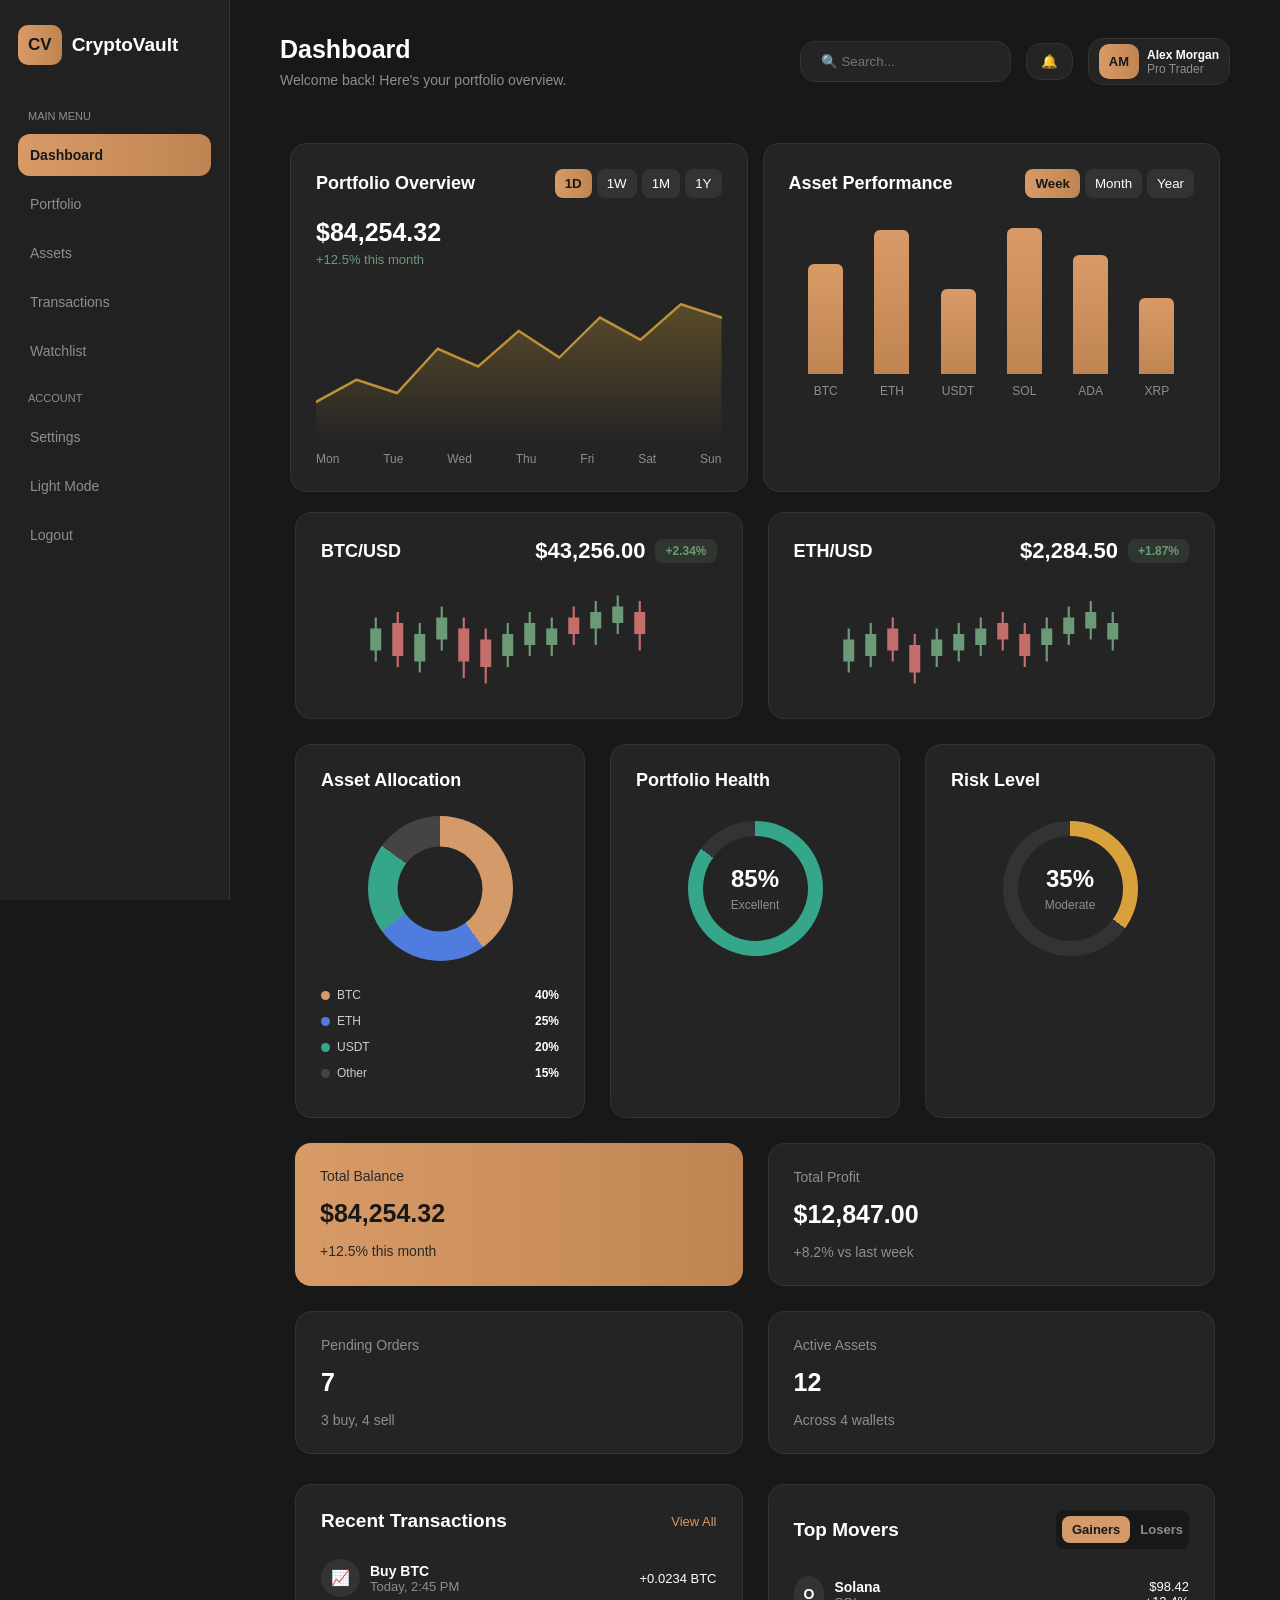
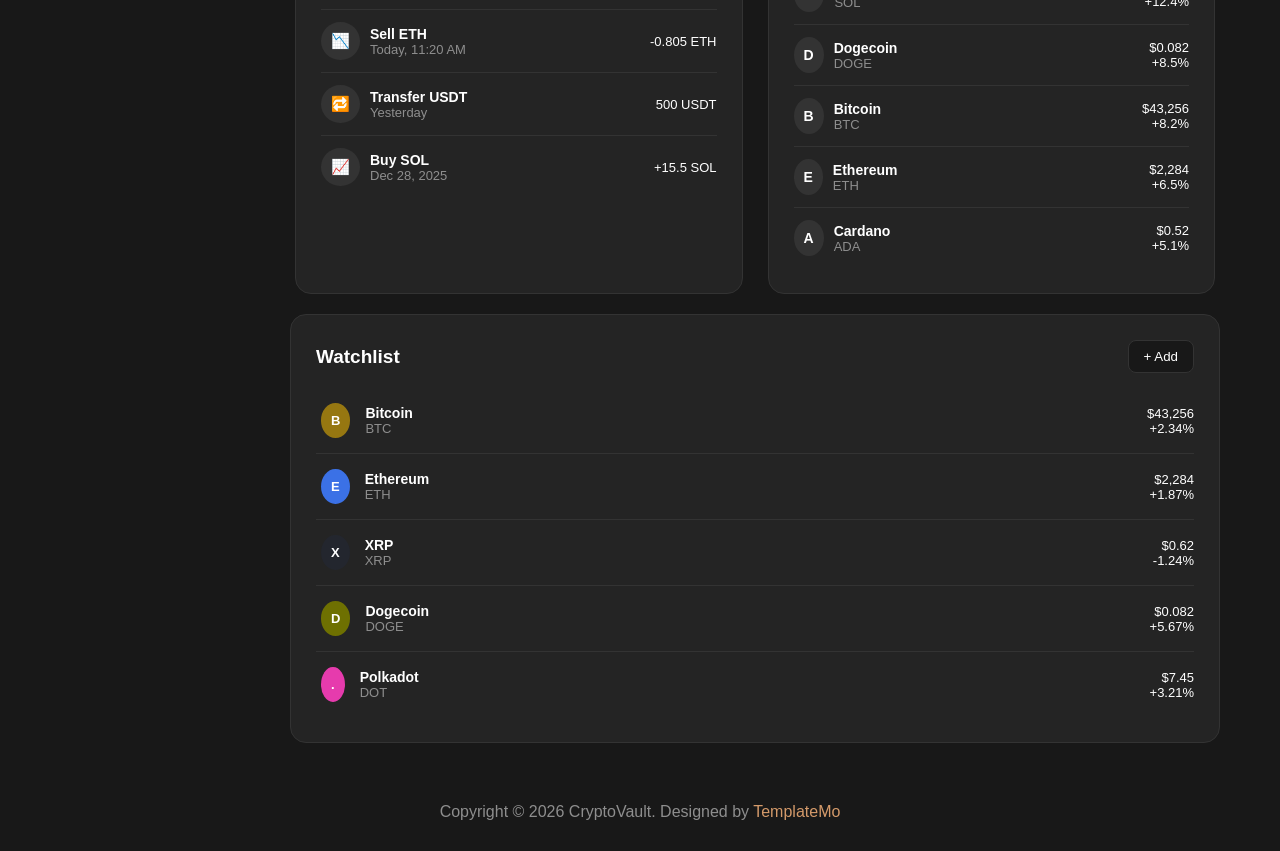
<file: index.html>
<!DOCTYPE html>
<html lang="en">
<head>
<meta charset="UTF-8">
<meta name="viewport" content="width=device-width, initial-scale=1.0">
<title>CryptoVault Dashboard</title>
<link rel="stylesheet" href="style.css">
<link rel="stylesheet" href="responsive.css">
</head>
<body>
<div class="container">
<input type="checkbox" id="theme-toggle">
<aside class="sidebar">
<div class="logo">
<h1>CV</h1>
<h2>CryptoVault</h2>
</div>
<p class="menu-title">MAIN MENU</p>
<a href="#head" class="active">Dashboard</a>
<a href="">Portfolio</a>
<a href="">Assets</a>
<a href="">Transactions</a>
<a href="">Watchlist</a>
<p class="menu-title">ACCOUNT</p>
<a href="setting.html">Settings</a>
<label for="theme-toggle" class="theme-label">Light Mode</label>
<a href="login.html">Logout</a>
</aside>
<main class="main-content">
<header class="header" id="head">
<div class="dash">
<h1>Dashboard</h1>
<p>Welcome back! Here's your portfolio overview.</p>
</div>
<div class="part">
<input class="search" type="text" placeholder="🔍 Search...">
<input class="notification" value="🔔" type="button">
<div class="alex">
<h1>AM</h1>
<p><b>Alex Morgan</b><br>Pro Trader</p>
</div>
</div>
</header>
<div class="plateform">
<div class="one">
<div class="Portfolio">
<div class="chart-head">
<h1>Portfolio Overview</h1>
<div class="time">
<button class="first">1D</button>
<button>1W</button>
<button>1M</button>
<button>1Y</button>
</div>
</div>
<div class="chart-info">
<h2>$84,254.32</h2>
<p>+12.5% this month</p>
</div>
<div class="line-chart">
<svg viewBox="0 0 600 180" preserveAspectRatio="none">
<defs>
<linearGradient id="area" x1="0" y1="0" x2="0" y2="1">
<stop offset="0%" stop-color="#bd9135" stop-opacity=".35"/>
<stop offset="100%" stop-color="#bd9135" stop-opacity="0"/>
</linearGradient>
</defs>
<path d="M0 135 L60 110 L120 125 L180 75 L240 95 L300 55 L360 85 L420 40 L480 65 L540 25 L600 40 L600 180 L0 180 Z" fill="url(#area)"/>
<polyline points="0,135 60,110 120,125 180,75 240,95 300,55 360,85 420,40 480,65 540,25 600,40" fill="none" stroke="#bd9135" stroke-width="3" stroke-linecap="round" stroke-linejoin="round"/>
</svg>
</div>
<div class="days">
<span>Mon</span>
<span>Tue</span>
<span>Wed</span>
<span>Thu</span>
<span>Fri</span>
<span>Sat</span>
<span>Sun</span>
</div>
</div>
<div class="Asset">
<div class="chart-head">
<h1>Asset Performance</h1>
<div class="time">
<button class="first">Week</button>
<button>Month</button>
<button>Year</button>
</div>
</div>
<div class="performance">
<div class="bar-item">
<div class="bar" style="height: 65%;"></div>
<span>BTC</span>
</div>
<div class="bar-item">
<div class="bar" style="height: 85%;"></div>
<span>ETH</span>
</div>
<div class="bar-item">
<div class="bar" style="height: 50%;"></div>
<span>USDT</span>
</div>
<div class="bar-item">
<div class="bar" style="height: 95%;"></div>
<span>SOL</span>
</div>
<div class="bar-item">
<div class="bar" style="height: 70%;"></div>
<span>ADA</span>
</div>
<div class="bar-item">
<div class="bar" style="height: 45%;"></div>
<span>XRP</span>
</div>
</div>
</div>
</div>
<div class="two">
<div class="first crypto-card">
<div class="card-header">
<h1>BTC/USD</h1>
<div class="salary">
<b>$43,256.00</b>
<span>+2.34%</span>
</div>
</div>
<div class="candlestick-chart">
<svg viewBox="0 0 300 100" width="100%" height="110">
<polygon points="19,35 21,35 21,45 25,45 25,65 21,65 21,75 19,75 19,65 15,65 15,45 19,45" fill="#6c9a76"/>
<polygon points="59,40 61,40 61,50 65,50 65,75 61,75 61,85 59,85 59,75 55,75 55,50 59,50" fill="#6c9a76"/>
<polygon points="79,25 81,25 81,35 85,35 85,55 81,55 81,65 79,65 79,55 75,55 75,35 79,35" fill="#6c9a76"/>
<polygon points="139,40 141,40 141,50 145,50 145,70 141,70 141,80 139,80 139,70 135,70 135,50 139,50" fill="#6c9a76"/>
<polygon points="159,30 161,30 161,40 165,40 165,60 161,60 161,70 159,70 159,60 155,60 155,40 159,40" fill="#6c9a76"/>
<polygon points="179,35 181,35 181,45 185,45 185,60 181,60 181,70 179,70 179,60 175,60 175,45 179,45" fill="#6c9a76"/>
<polygon points="219,20 221,20 221,30 225,30 225,45 221,45 221,60 219,60 219,45 215,45 215,30 219,30" fill="#6c9a76"/>
<polygon points="239,15 241,15 241,25 245,25 245,40 241,40 241,50 239,50 239,40 235,40 235,25 239,25" fill="#6c9a76"/>
<polygon points="39,30 41,30 41,40 45,40 45,70 41,70 41,80 39,80 39,70 35,70 35,40 39,40" fill="#c46d6d"/>
<polygon points="99,35 101,35 101,45 105,45 105,75 101,75 101,90 99,90 99,75 95,75 95,45 99,45" fill="#c46d6d"/>
<polygon points="119,45 121,45 121,55 125,55 125,80 121,80 121,95 119,95 119,80 115,80 115,55 119,55" fill="#c46d6d"/>
<polygon points="199,25 201,25 201,35 205,35 205,50 201,50 201,60 199,60 199,50 195,50 195,35 199,35" fill="#c46d6d"/>
<polygon points="259,20 261,20 261,30 265,30 265,50 261,50 261,65 259,65 259,50 255,50 255,30 259,30" fill="#c46d6d"/>
</svg>
</div>
</div>
<div class="second crypto-card">
<div class="card-header">
<h1>ETH/USD</h1>
<div class="salary">
<b>$2,284.50</b>
<span>+1.87%</span>
</div>
</div>
<div class="candlestick-chart">
<svg viewBox="0 0 300 100" width="100%" height="110">
<polygon points="19,45 21,45 21,55 25,55 25,75 21,75 21,85 19,85 19,75 15,75 15,55 19,55" fill="#6c9a76"/>
<polygon points="39,40 41,40 41,50 45,50 45,70 41,70 41,80 39,80 39,70 35,70 35,50 39,50" fill="#6c9a76"/>
<polygon points="99,45 101,45 101,55 105,55 105,70 101,70 101,80 99,80 99,70 95,70 95,55 99,55" fill="#6c9a76"/>
<polygon points="119,40 121,40 121,50 125,50 125,65 121,65 121,75 119,75 119,65 115,65 115,50 119,50" fill="#6c9a76"/>
<polygon points="139,35 141,35 141,45 145,45 145,60 141,60 141,70 139,70 139,60 135,60 135,45 139,45" fill="#6c9a76"/>
<polygon points="199,35 201,35 201,45 205,45 205,60 201,60 201,75 199,75 199,60 195,60 195,45 199,45" fill="#6c9a76"/>
<polygon points="219,25 221,25 221,35 225,35 225,50 221,50 221,60 219,60 219,50 215,50 215,35 219,35" fill="#6c9a76"/>
<polygon points="239,20 241,20 241,30 245,30 245,45 241,45 241,55 239,55 239,45 235,45 235,30 239,30" fill="#6c9a76"/>
<polygon points="259,30 261,30 261,40 265,40 265,55 261,55 261,65 259,65 259,55 255,55 255,40 259,40" fill="#6c9a76"/>
<polygon points="59,35 61,35 61,45 65,45 65,65 61,65 61,75 59,75 59,65 55,65 55,45 59,45" fill="#c46d6d"/>
<polygon points="79,50 81,50 81,60 85,60 85,85 81,85 81,95 79,95 79,85 75,85 75,60 79,60" fill="#c46d6d"/>
<polygon points="159,30 161,30 161,40 165,40 165,55 161,55 161,65 159,65 159,55 155,55 155,40 159,40" fill="#c46d6d"/>
<polygon points="179,40 181,40 181,50 185,50 185,70 181,70 181,80 179,80 179,70 175,70 175,50 179,50" fill="#c46d6d"/>
</svg>
</div>
</div>
</div>
<div class="three">
<div class="first allocation">
<h1>Asset Allocation</h1>
<div class="allocation-content">
<div class="donut"></div>
<div class="legend">
<p><span class="btc"></span> BTC <b>40%</b></p>
<p><span class="eth"></span> ETH <b>25%</b></p>
<p><span class="usdt"></span> USDT <b>20%</b></p>
<p><span class="other"></span> Other <b>15%</b></p>
</div>
</div>
</div>
<div class="second health">
<h1>Portfolio Health</h1>
<div class="progress-circle health-circle">
<div class="circle-text">
<b>85%</b>
<p>Excellent</p>
</div>
</div>
</div>
<div class="third risk">
<h1>Risk Level</h1>
<div class="progress-circle risk-circle">
<div class="circle-text">
<b>35%</b>
<p>Moderate</p>
</div>
</div>
</div>
</div>
<div class="four">
<div class="first">
<p>Total Balance</p>
<h1>$84,254.32</h1>
<p>+12.5% this month</p>
</div>
<div class="second">
<p>Total Profit</p>
<h1>$12,847.00</h1>
<p>+8.2% vs last week</p>
</div>
<div class="third">
<p>Pending Orders</p>
<h1>7</h1>
<p>3 buy, 4 sell</p>
</div>
<div class="fourth">
<p>Active Assets</p>
<h1>12</h1>
<p>Across 4 wallets</p>
</div>
</div>
<div class="five">
<div class="Recent">
<div class="recent-head">
<h1>Recent Transactions</h1>
<a href="#head">View All</a>
</div>
<div class="last">
<div class="BTC">
<h1>📈</h1>
<p><b>Buy BTC</b><br>Today, 2:45 PM</p>
<div class="price">+0.0234 BTC</div>
</div>
<hr>
<div class="ETH">
<h1>📉</h1>
<p><b>Sell ETH</b><br>Today, 11:20 AM</p>
<div class="price">-0.805 ETH</div>
</div>
<hr>
<div class="USDT">
<h1>🔁</h1>
<p><b>Transfer USDT</b><br>Yesterday</p>
<div class="price">500 USDT</div>
</div>
<hr>
<div class="SOL">
<h1>📈</h1>
<p><b>Buy SOL</b><br>Dec 28, 2025</p>
<div class="price">+15.5 SOL</div>
</div>
</div>
</div>
<div class="Movers">
<div class="movers-head">
<h1>Top Movers</h1>
<p>
<span>Gainers</span>
<b>Losers</b>
</p>
</div>
<div class="end">
<ol>
<li class="SOL">
<h1>O</h1>
<p><b>Solana</b><br>SOL</p>
<div class="price">$98.42<br>+12.4%</div>
</li>
<hr>
<li class="DOGE">
<h1>D</h1>
<p><b>Dogecoin</b><br>DOGE</p>
<div class="price">$0.082<br>+8.5%</div>
</li>
<hr>
<li class="BTC">
<h1>B</h1>
<p><b>Bitcoin</b><br>BTC</p>
<div class="price">$43,256<br>+8.2%</div>
</li>
<hr>
<li class="ETH">
<h1>E</h1>
<p><b>Ethereum</b><br>ETH</p>
<div class="price">$2,284<br>+6.5%</div>
</li>
<hr>
<li class="ADA">
<h1>A</h1>
<p><b>Cardano</b><br>ADA</p>
<div class="price">$0.52<br>+5.1%</div>
</li>
</ol>
</div>
</div>
<div class="Watchlist">
<div class="watch">
<h1>Watchlist</h1>
<input class="add" value="+ Add" type="button">
</div>
<div class="final">
<div class="BTC">
<h1>B</h1>
<p><b>Bitcoin</b><br>BTC</p>
<div class="price">$43,256<br>+2.34%</div>
</div>
<hr>
<div class="ETH">
<h1>E</h1>
<p><b>Ethereum</b><br>ETH</p>
<div class="price">$2,284<br>+1.87%</div>
</div>
<hr>
<div class="XRP">
<h1>X</h1>
<p><b>XRP</b><br>XRP</p>
<div class="price">$0.62<br>-1.24%</div>
</div>
<hr>
<div class="DOGE">
<h1>D</h1>
<p><b>Dogecoin</b><br>DOGE</p>
<div class="price">$0.082<br>+5.67%</div>
</div>
<hr>
<div class="DOT">
<h1>.</h1>
<p><b>Polkadot</b><br>DOT</p>
<div class="price">$7.45<br>+3.21%</div>
</div>
</div>
</div>
</div>
</div>
</main>
</div>
<footer>
Copyright &copy; 2026 CryptoVault. Designed by
<a href="https://templatemo.com/">TemplateMo</a>
</footer>
</body>
</html>
</file>
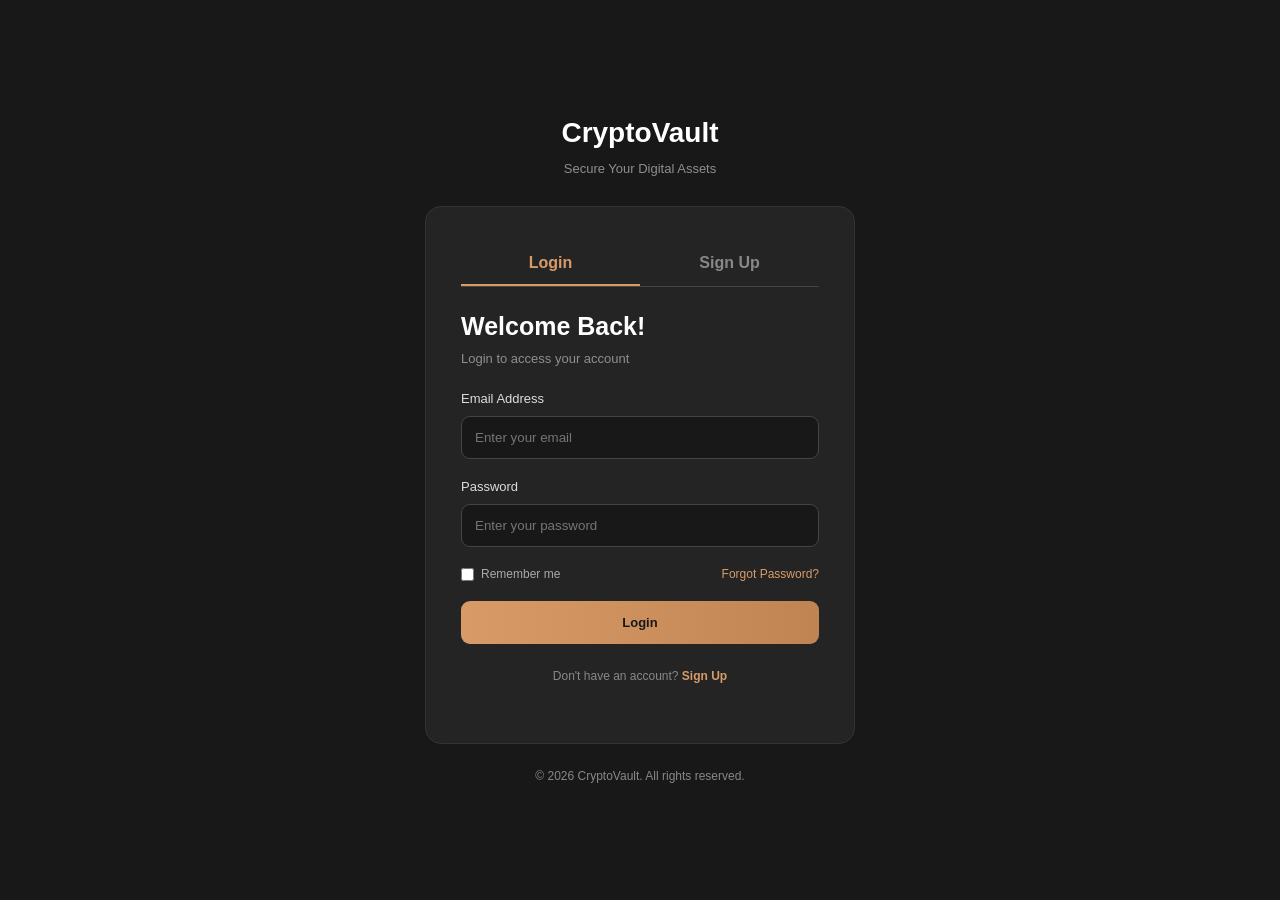
<file: login.html>
<!DOCTYPE html>
<html lang="en">
<head>
<meta charset="UTF-8">
<meta name="viewport" content="width=device-width, initial-scale=1.0">
<title>CryptoVault - Login</title>
<link rel="stylesheet" href="style.css">
<link rel="stylesheet" href="responsive.css">
</head>
<body class="login-page">
<div class="login-container">
<div class="login-logo">
<h1>CryptoVault</h1>
<p>Secure Your Digital Assets</p>
</div>
<div class="login-card">
<input type="radio" name="account" id="login-tab" checked>
<input type="radio" name="account" id="signup-tab">
<div class="login-tabs">
<label for="login-tab">Login</label>
<label for="signup-tab">Sign Up</label>
</div>
<div class="login-form login-content">
<h2>Welcome Back!</h2>
<p>Login to access your account</p>
<form action="index.html" method="get">
<div class="form-group">
<label for="login-email">Email Address</label>
<input type="email" id="login-email" placeholder="Enter your email" required>
</div>
<div class="form-group">
<label for="login-password">Password</label>
<input type="password" id="login-password" placeholder="Enter your password" required>
</div>
<div class="login-options">
<label><input type="checkbox"> Remember me</label>
<a href="#">Forgot Password?</a>
</div>
<button type="submit" class="primary-btn">Login</button>
</form>
<p class="signup-text">Don't have an account? <label for="signup-tab">Sign Up</label></p>
</div>
<div class="login-form signup-content">
<h2>Create Account</h2>
<p>Join CryptoVault today</p>
<form action="index.html" method="get">
<div class="form-group">
<label for="signup-name">Full Name</label>
<input type="text" id="signup-name" placeholder="Enter your full name" required>
</div>
<div class="form-group">
<label for="signup-email">Email Address</label>
<input type="email" id="signup-email" placeholder="Enter your email" required>
</div>
<div class="form-group">
<label for="signup-password">Password</label>
<input type="password" id="signup-password" placeholder="Create a password" required>
</div>
<div class="form-group">
<label for="confirm-password">Confirm Password</label>
<input type="password" id="confirm-password" placeholder="Confirm your password" required>
</div>
<button type="submit" class="primary-btn">Create Account</button>
</form>
<p class="signup-text">Already have an account? <label for="login-tab">Login</label></p>
</div>
</div>
<p class="login-footer">© 2026 CryptoVault. All rights reserved.</p>
</div>
</body>
</html>
</file>
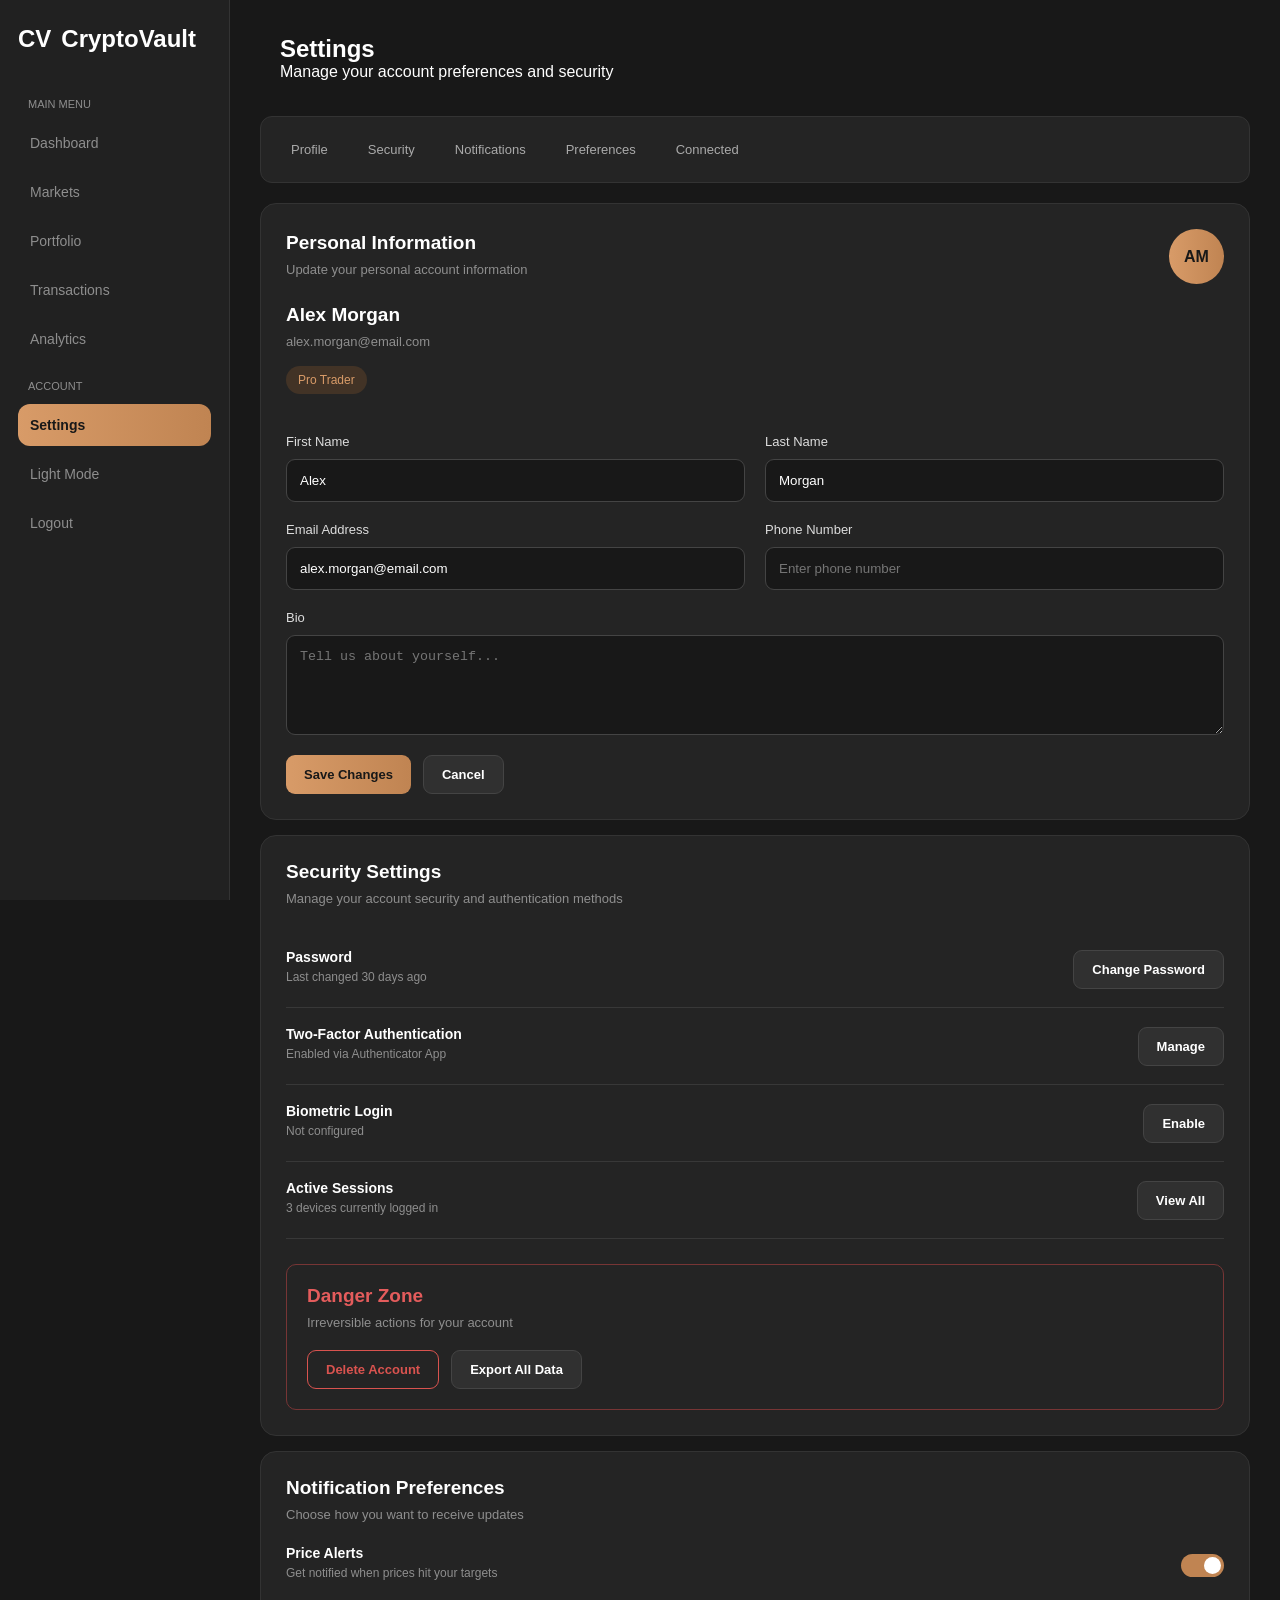
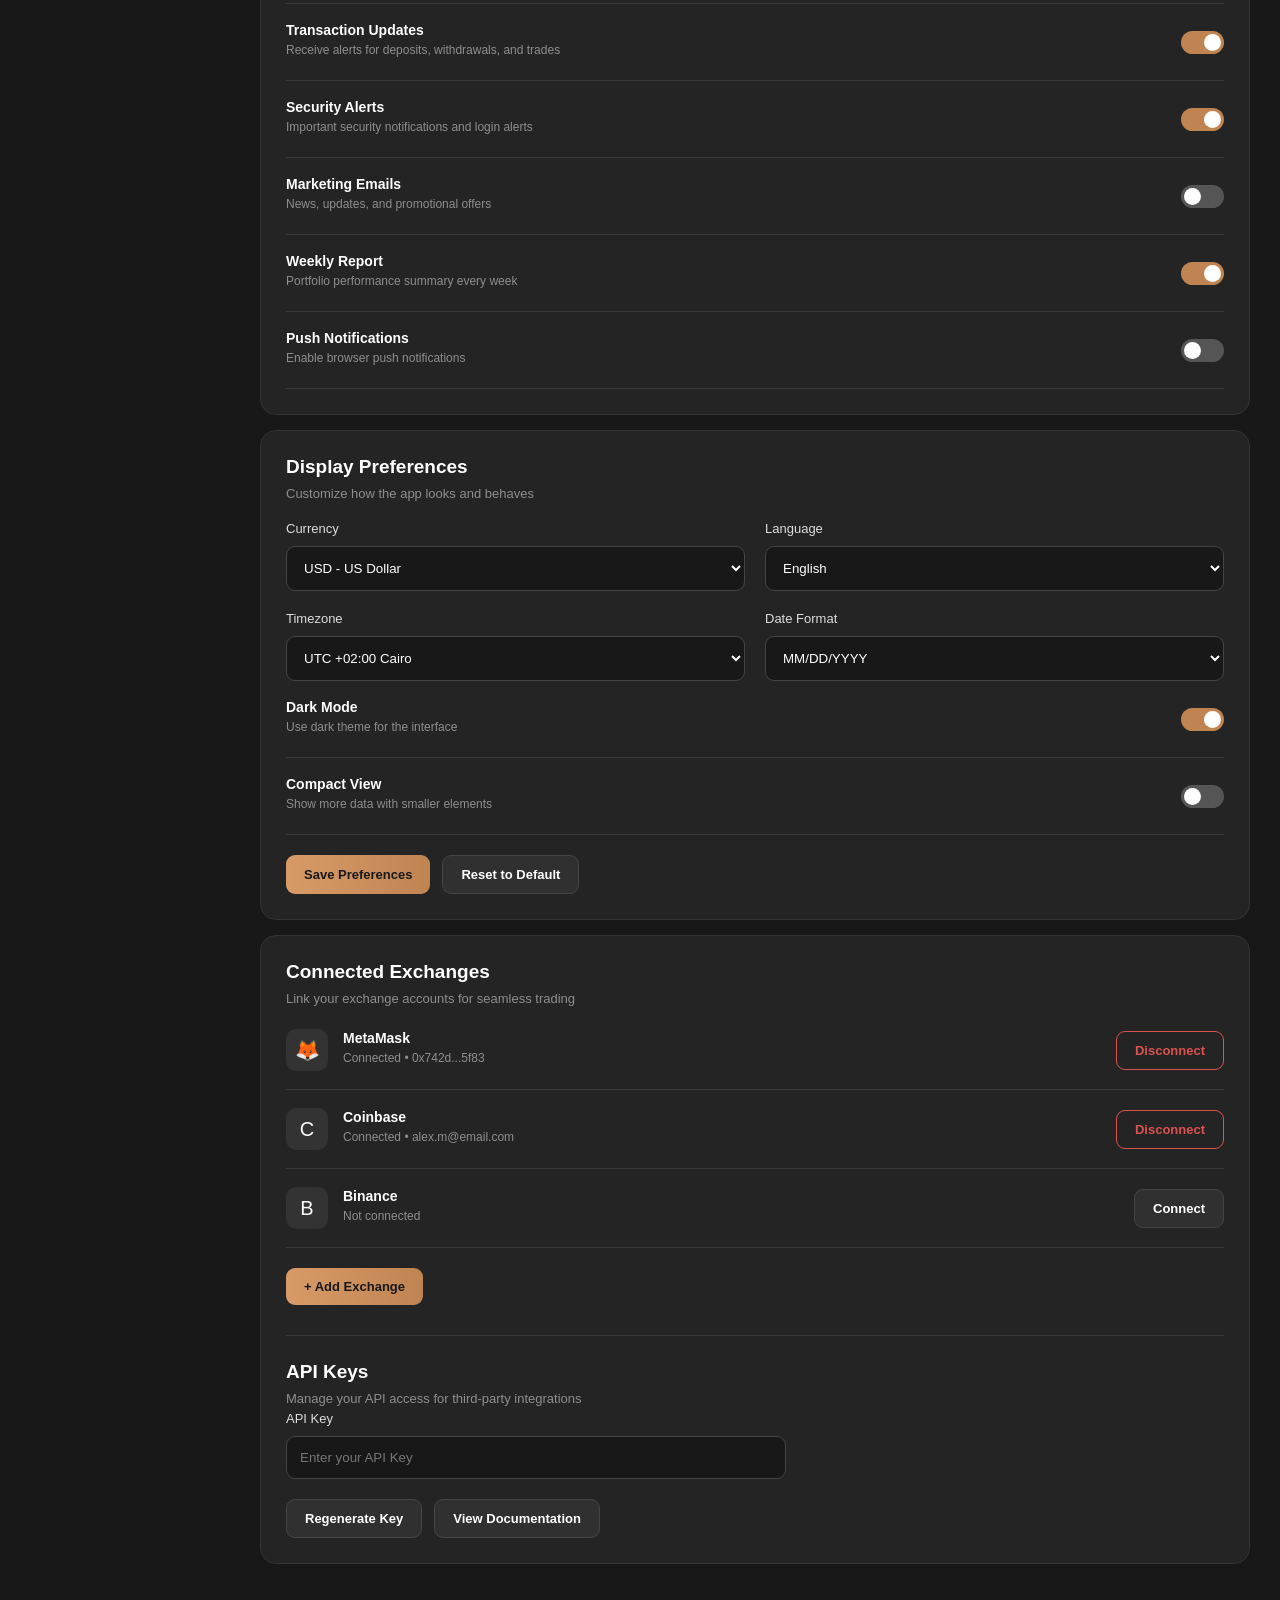
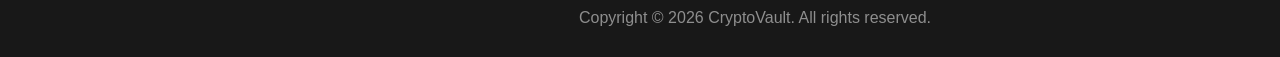
<file: setting.html>
<!DOCTYPE html>
<html lang="en">
<head>
<meta charset="UTF-8">
<meta name="viewport" content="width=device-width, initial-scale=1.0">
<title>Settings - CryptoVault</title>
<link rel="stylesheet" href="style.css">
<link rel="stylesheet" href="responsive.css">
</head>
<body>
<div class="container">
<input type="checkbox" id="theme-toggle">
<aside class="sidebar">
<h2 class="logo">CV <span>CryptoVault</span></h2>
<p class="menu-title">MAIN MENU</p>
<a href="index.html">Dashboard</a>
<a href="#">Markets</a>
<a href="#">Portfolio</a>
<a href="#">Transactions</a>
<a href="#">Analytics</a>
<p class="menu-title">ACCOUNT</p>
<a href="settings.html" class="active">Settings</a>
<label for="theme-toggle" class="theme-label">Light Mode</label>
<a href="login.html">Logout</a>
</aside>
<main class="main-content">
<header class="header">
<div>
<h2>Settings</h2>
<p>Manage your account preferences and security</p>
</div>
</header>
<nav class="settings-nav">
<a href="#profile">Profile</a>
<a href="#security">Security</a>
<a href="#notifications">Notifications</a>
<a href="#preferences">Preferences</a>
<a href="#connected">Connected</a>
</nav>
<section class="settings-card" id="profile">
<div class="section-heading">
<div>
<h3>Personal Information</h3>
<p>Update your personal account information</p>
</div>
<div class="profile-avatar">AM</div>
</div>
<h3>Alex Morgan</h3>
<p class="muted">alex.morgan@email.com</p>
<span class="pro-badge">Pro Trader</span>
<form>
<div class="form-grid">
<div class="form-group">
<label>First Name</label>
<input type="text" value="Alex">
</div>
<div class="form-group">
<label>Last Name</label>
<input type="text" value="Morgan">
</div>
<div class="form-group">
<label>Email Address</label>
<input type="email" value="alex.morgan@email.com">
</div>
<div class="form-group">
<label>Phone Number</label>
<input type="tel" placeholder="Enter phone number">
</div>
<div class="form-group full-width">
<label>Bio</label>
<textarea placeholder="Tell us about yourself..."></textarea>
</div>
</div>
<div class="button-group">
<button type="submit" class="primary-btn">Save Changes</button>
<button type="reset" class="secondary-btn">Cancel</button>
</div>
</form>
</section>
<section class="settings-card" id="security">
<div class="section-heading">
<div>
<h3>Security Settings</h3>
<p>Manage your account security and authentication methods</p>
</div>
</div>
<div class="setting-row">
<div>
<h4>Password</h4>
<p>Last changed 30 days ago</p>
</div>
<button class="secondary-btn">Change Password</button>
</div>
<div class="setting-row">
<div>
<h4>Two-Factor Authentication</h4>
<p>Enabled via Authenticator App</p>
</div>
<button class="secondary-btn">Manage</button>
</div>
<div class="setting-row">
<div>
<h4>Biometric Login</h4>
<p>Not configured</p>
</div>
<button class="secondary-btn">Enable</button>
</div>
<div class="setting-row">
<div>
<h4>Active Sessions</h4>
<p>3 devices currently logged in</p>
</div>
<button class="secondary-btn">View All</button>
</div>
<div class="danger-zone">
<h3>Danger Zone</h3>
<p>Irreversible actions for your account</p>
<div class="button-group">
<button class="danger-btn">Delete Account</button>
<button class="secondary-btn">Export All Data</button>
</div>
</div>
</section>
<section class="settings-card" id="notifications">
<h3>Notification Preferences</h3>
<p class="muted">Choose how you want to receive updates</p>
<div class="setting-row">
<div>
<h4>Price Alerts</h4>
<p>Get notified when prices hit your targets</p>
</div>
<label class="switch">
<input type="checkbox" checked>
<span></span>
</label>
</div>
<div class="setting-row">
<div>
<h4>Transaction Updates</h4>
<p>Receive alerts for deposits, withdrawals, and trades</p>
</div>
<label class="switch">
<input type="checkbox" checked>
<span></span>
</label>
</div>
<div class="setting-row">
<div>
<h4>Security Alerts</h4>
<p>Important security notifications and login alerts</p>
</div>
<label class="switch">
<input type="checkbox" checked>
<span></span>
</label>
</div>
<div class="setting-row">
<div>
<h4>Marketing Emails</h4>
<p>News, updates, and promotional offers</p>
</div>
<label class="switch">
<input type="checkbox">
<span></span>
</label>
</div>
<div class="setting-row">
<div>
<h4>Weekly Report</h4>
<p>Portfolio performance summary every week</p>
</div>
<label class="switch">
<input type="checkbox" checked>
<span></span>
</label>
</div>
<div class="setting-row">
<div>
<h4>Push Notifications</h4>
<p>Enable browser push notifications</p>
</div>
<label class="switch">
<input type="checkbox">
<span></span>
</label>
</div>
</section>
<section class="settings-card" id="preferences">
<h3>Display Preferences</h3>
<p class="muted">Customize how the app looks and behaves</p>
<div class="form-grid">
<div class="form-group">
<label>Currency</label>
<select>
<option>USD - US Dollar</option>
<option>EUR - Euro</option>
<option>EGP - Egyptian Pound</option>
</select>
</div>
<div class="form-group">
<label>Language</label>
<select>
<option>English</option>
<option>Arabic</option>
</select>
</div>
<div class="form-group">
<label>Timezone</label>
<select>
<option>UTC +02:00 Cairo</option>
<option>UTC +00:00 London</option>
<option>UTC -05:00 New York</option>
</select>
</div>
<div class="form-group">
<label>Date Format</label>
<select>
<option>MM/DD/YYYY</option>
<option>DD/MM/YYYY</option>
<option>YYYY-MM-DD</option>
</select>
</div>
</div>
<div class="setting-row">
<div>
<h4>Dark Mode</h4>
<p>Use dark theme for the interface</p>
</div>
<label class="switch">
<input type="checkbox" checked>
<span></span>
</label>
</div>
<div class="setting-row">
<div>
<h4>Compact View</h4>
<p>Show more data with smaller elements</p>
</div>
<label class="switch">
<input type="checkbox">
<span></span>
</label>
</div>
<div class="button-group">
<button class="primary-btn">Save Preferences</button>
<button type="reset" class="secondary-btn">Reset to Default</button>
</div>
</section>
<section class="settings-card" id="connected">
<h3>Connected Exchanges</h3>
<p class="muted">Link your exchange accounts for seamless trading</p>
<div class="exchange-row">
<div class="exchange-icon">🦊</div>
<div class="exchange-info">
<h4>MetaMask</h4>
<p>Connected • 0x742d...5f83</p>
</div>
<button class="danger-btn">Disconnect</button>
</div>
<div class="exchange-row">
<div class="exchange-icon">C</div>
<div class="exchange-info">
<h4>Coinbase</h4>
<p>Connected • alex.m@email.com</p>
</div>
<button class="danger-btn">Disconnect</button>
</div>
<div class="exchange-row">
<div class="exchange-icon">B</div>
<div class="exchange-info">
<h4>Binance</h4>
<p>Not connected</p>
</div>
<button class="secondary-btn">Connect</button>
</div>
<button class="primary-btn add-btn">+ Add Exchange</button>
<div class="api-section">
<h3>API Keys</h3>
<p class="muted">Manage your API access for third-party integrations</p>
<div class="form-group">
<label>API Key</label>
<input type="password" placeholder="Enter your API Key">
</div>
<div class="button-group">
<button class="secondary-btn">Regenerate Key</button>
<button class="secondary-btn">View Documentation</button>
</div>
</div>
</section>
<footer>
Copyright © 2026 CryptoVault. All rights reserved.
</footer>
</main>
</div>
</body>
</html>
</file>
<file: style.css>
* {
    margin: 0;
    padding: 0;
    box-sizing: border-box;
}

body {
    font-family: Arial, sans-serif;
    color: #ffffff;
    background-color: #181818;
}

.container {
    display: flex;
    align-items: flex-start;
    width: 100%;
}

#theme-toggle {
    display: none;
}

.sidebar {
    width: 230px;
    min-width: 230px;
    min-height: 100vh;
    padding: 25px 18px;
    background-color: #212121;
    border-right: 1px solid #333333;
    position: sticky;
    top: 0;
}

.logo {
    display: flex;
    align-items: center;
    gap: 10px;
    margin-bottom: 45px;
}

.logo h1 {
    padding: 10px;
    background: linear-gradient(90deg, #d89b68 0%, #c08452 100%);
    color: #181818;
    border-radius: 10px;
    font-size: 17px;
}

.logo h2 {
    font-size: 19px;
    color: #ffffff;
}

.menu-title {
    font-size: 11px;
    color: #8e8e8e;
    margin: 20px 10px 12px;
}

.sidebar a,
.theme-label {
    display: block;
    padding: 13px 12px;
    margin-bottom: 7px;
    color: #8e8e8e;
    text-decoration: none;
    border-radius: 12px;
    font-size: 14px;
}

.theme-label {
    cursor: pointer;
}

.sidebar a:hover,
.sidebar a.active,
.theme-label:hover {
    background: linear-gradient(90deg, #d89b68 0%, #c08452 100%);
    color: #181818;
    font-weight: 600;
}

.main-content {
    flex: 1;
    min-width: 0;
    width: calc(100% - 230px);
}

.header {
    display: flex;
    justify-content: space-between;
    align-items: center;
    padding: 15px 30px;
    margin: 20px;
    gap: 20px;
}

.dash h1 {
    font-size: 25px;
    margin-bottom: 8px;
}

.dash p {
    color: #8e8e8e;
    font-size: 14px;
}

.part {
    display: flex;
    align-items: center;
    gap: 15px;
}

.search {
    padding: 12px 20px;
    background-color: #242424;
    color: #ffffff;
    border: 1px solid #333333;
    border-radius: 15px;
}

.notification {
    padding: 10px 14px;
    background-color: #242424;
    color: #ffffff;
    border: 1px solid #333333;
    cursor: pointer;
    border-radius: 15px;
}

.notification:hover {
    background: #333333;
}

.alex {
    display: flex;
    align-items: center;
    gap: 8px;
    padding: 5px 10px;
    border: 1px solid #333333;
    background-color: #242424;
    border-radius: 15px;
    cursor: pointer;
}

.alex h1 {
    font-size: 13px;
    padding: 10px;
    border-radius: 10px;
    color: #181818;
    background: linear-gradient(90deg, #d89b68 0%, #c08452 100%);
}

.alex p {
    font-size: 12px;
    color: #8e8e8e;
}

.alex p b {
    color: #ffffff;
}

.alex:hover {
    border: 1px solid #d49a6a;
}

.plateform {
    padding: 20px 30px;
    margin: 10px 30px;
}

.one {
    display: grid;
    grid-template-columns: repeat(2, minmax(0, 1fr));
    gap: 15px;
    margin-bottom: 15px;
}

.Portfolio,
.Asset {
    display: block;
    padding: 25px;
    border: 1px solid #333333;
    border-radius: 16px;
    background-color: #242424;
    min-width: 0;
}

.chart-head {
    display: flex;
    justify-content: space-between;
    align-items: center;
    gap: 10px;
}

.Portfolio h1,
.Asset h1 {
    font-size: 18px;
}

.time {
    display: flex;
    gap: 5px;
}

.time button {
    padding: 7px 10px;
    border: none;
    border-radius: 8px;
    cursor: pointer;
    background-color: #333333;
    color: #ffffff;
}

.time .first {
    background: linear-gradient(90deg, #d89b68 0%, #c08452 100%);
    color: #181818;
    font-weight: 600;
}

.chart-info {
    margin-top: 20px;
}

.chart-info h2 {
    font-size: 25px;
}

.chart-info p {
    color: #6c9a76;
    font-size: 13px;
    margin-top: 5px;
}

.line-chart {
    width: 100%;
    height: 160px;
    margin-top: 15px;
}

.line-chart svg {
    width: 100%;
    height: 100%;
}

.days {
    display: flex;
    justify-content: space-between;
    color: #8e8e8e;
    font-size: 12px;
    margin-top: 10px;
}

.performance {
    display: flex;
    align-items: flex-end;
    justify-content: space-around;
    height: 190px;
    width: 100%;
    gap: 12px;
    margin-top: 20px;
    padding: 10px;
}

.bar-item {
    display: flex;
    flex-direction: column;
    justify-content: flex-end;
    align-items: center;
    height: 100%;
    flex: 1;
    gap: 10px;
}

.bar {
    width: 65%;
    max-width: 35px;
    background: linear-gradient(to top, #c08452, #d89b68);
    border-radius: 6px 6px 0 0;
}

.bar-item span {
    font-size: 12px;
    color: #8e8e8e;
}

.two {
    display: grid;
    grid-template-columns: repeat(2, minmax(0, 1fr));
    gap: 15px;
    margin-bottom: 15px;
}

.two .first,
.two .second {
    display: flex;
    flex-direction: column;
    justify-content: space-between;
    padding: 25px;
    margin: 5px;
    border: 1px solid #333333;
    border-radius: 16px;
    background-color: #242424;
    gap: 15px;
}

.two .card-header {
    display: flex;
    justify-content: space-between;
    align-items: center;
    width: 100%;
}

.two h1 {
    font-size: 18px;
}

.two .salary {
    display: flex;
    align-items: center;
    gap: 10px;
}

.two b {
    font-size: 22px;
}

.two span {
    display: inline-block;
    padding: 5px 10px;
    color: #6c9a76;
    background-color: rgba(108, 154, 118, 0.15);
    border-radius: 8px;
    font-size: 12px;
    font-weight: 600;
}

.candlestick-chart {
    width: 100%;
}

.three {
    display: grid;
    grid-template-columns: repeat(3, minmax(0, 1fr));
    gap: 15px;
    margin-bottom: 15px;
}

.three .first,
.three .second,
.three .third {
    padding: 25px;
    margin: 5px;
    border: 1px solid #333333;
    border-radius: 16px;
    background-color: #242424;
    min-width: 0;
}

.three h1 {
    font-size: 18px;
}

.allocation-content {
    display: flex;
    align-items: center;
    justify-content: space-around;
    gap: 15px;
    margin-top: 25px;
    flex-wrap: wrap;
}

.donut {
    width: 145px;
    height: 145px;
    min-width: 145px;
    border-radius: 50%;
    background: conic-gradient(
        #d49a6a 0% 40%,
        #507ce0 40% 65%,
        #36a68a 65% 85%,
        #444444 85% 100%
    );
    position: relative;
}

.donut::after {
    content: "";
    position: absolute;
    width: 85px;
    height: 85px;
    background-color: #242424;
    border-radius: 50%;
    top: 50%;
    left: 50%;
    transform: translate(-50%, -50%);
}

.legend {
    flex: 1;
    min-width: 100px;
}

.legend p {
    display: flex;
    align-items: center;
    gap: 7px;
    font-size: 12px;
    margin: 12px 0;
    color: #cccccc;
}

.legend b {
    margin-left: auto;
    color: #ffffff;
}

.legend span {
    width: 9px;
    height: 9px;
    border-radius: 50%;
}

.legend .btc {
    background-color: #d49a6a;
}

.legend .eth {
    background-color: #507ce0;
}

.legend .usdt {
    background-color: #36a68a;
}

.legend .other {
    background-color: #444444;
}

.progress-circle {
    width: 135px;
    height: 135px;
    border-radius: 50%;
    display: flex;
    align-items: center;
    justify-content: center;
    margin: 30px auto 0;
}

.health-circle {
    background: conic-gradient(
        #36a68a 0% 85%,
        #333333 85% 100%
    );
}

.risk-circle {
    background: conic-gradient(
        #d9a13b 0% 35%,
        #333333 35% 100%
    );
}

.circle-text {
    width: 105px;
    height: 105px;
    border-radius: 50%;
    background-color: #242424;
    display: flex;
    flex-direction: column;
    align-items: center;
    justify-content: center;
}

.circle-text b {
    font-size: 24px;
    color: #ffffff;
}

.circle-text p {
    font-size: 12px;
    color: #8e8e8e;
    margin-top: 5px;
}

.four {
    display: grid;
    grid-template-columns: repeat(2, minmax(0, 1fr));
    gap: 15px;
    margin-bottom: 20px;
}

.four .first,
.four .second,
.four .third,
.four .fourth {
    padding: 25px;
    margin: 5px;
    border: 1px solid #333333;
    border-radius: 16px;
    background-color: #242424;
    cursor: pointer;
}

.four .first {
    background: linear-gradient(90deg, #d89b68 0%, #c08452 100%);
    border: none;
    color: #181818;
}

.four .first p {
    color: #2a2a2a;
}

.four .first:hover,
.four .second:hover,
.four .third:hover,
.four .fourth:hover {
    border: 1px solid #d49a6a;
}

.four h1 {
    font-size: 25px;
    margin: 15px 0;
}

.four p {
    font-size: 14px;
    color: #8e8e8e;
}

.five {
    display: grid;
    grid-template-columns: repeat(2, minmax(0, 1fr));
    gap: 15px;
}

.Recent,
.Movers {
    display: block;
    padding: 25px;
    margin: 5px;
    border: 1px solid #333333;
    border-radius: 16px;
    background-color: #242424;
    min-width: 0;
}

.recent-head {
    display: flex;
    justify-content: space-between;
    align-items: center;
    margin-bottom: 15px;
    gap: 10px;
}

.Recent h1,
.Movers h1,
.Watchlist h1 {
    font-size: 19px;
}

.Recent a {
    text-decoration: none;
    color: #d49a6a;
    font-size: 13px;
}

.Recent a:hover {
    color: #ffffff;
}

.last > div {
    display: flex;
    align-items: center;
    gap: 10px;
    padding: 12px 0;
}

.last h1 {
    font-size: 15px;
    padding: 10px;
    border-radius: 50%;
    background-color: #333333;
}

.last p,
.end p,
.final p {
    font-size: 13px;
    color: #8e8e8e;
}

.last b,
.end b,
.final b {
    color: #ffffff;
    font-size: 14px;
}

.price {
    margin-left: auto;
    text-align: right;
    font-size: 13px;
    white-space: nowrap;
}

.last hr,
.end hr,
.final hr {
    border: none;
    border-top: 1px solid #333333;
}

.movers-head {
    display: flex;
    justify-content: space-between;
    align-items: center;
    margin-bottom: 15px;
    gap: 10px;
}

.Movers .movers-head p {
    display: flex;
    align-items: center;
    gap: 10px;
    padding: 6px;
    background-color: #181818;
    color: #8e8e8e;
    border-radius: 8px;
    cursor: pointer;
    font-size: 13px;
}

.Movers .movers-head span {
    padding: 6px 10px;
    background-color: #d49a6a;
    border-radius: 8px;
    color: #181818;
    font-weight: 600;
}

.Movers .movers-head b:hover {
    color: #ffffff;
}

.Movers ol {
    list-style: none;
}

.Movers li {
    display: flex;
    align-items: center;
    gap: 10px;
    padding: 12px 0;
}

.Movers li h1 {
    font-size: 14px;
    padding: 10px;
    border-radius: 50%;
    background-color: #333333;
}

.Watchlist {
    padding: 25px;
    border-radius: 16px;
    border: 1px solid #333333;
    background-color: #242424;
    grid-column: span 2;
}

.watch {
    display: flex;
    justify-content: space-between;
    align-items: center;
    margin-bottom: 15px;
}

.add {
    padding: 8px 15px;
    cursor: pointer;
    border: 1px solid #333333;
    border-radius: 8px;
    background-color: #181818;
    color: #ffffff;
}

.add:hover {
    border: 1px solid #d49a6a;
    color: #d49a6a;
}

.final > div {
    display: flex;
    align-items: center;
    gap: 10px;
    padding: 10px 0;
}

.final h1 {
    font-size: 13px;
    padding: 10px;
    margin: 5px;
    border-radius: 50%;
    color: white;
}

.final .ETH h1 {
    background: rgb(59, 113, 230);
}

.final .BTC h1 {
    background: rgb(150, 119, 17);
}

.final .XRP h1 {
    background: rgb(35, 38, 46);
}

.final .DOGE h1 {
    background: rgb(110, 112, 1);
}

.final .DOT h1 {
    background: rgb(230, 59, 173);
}

footer {
    text-align: center;
    padding: 30px 20px;
    color: #8e8e8e;
}

footer a {
    text-decoration: none;
    color: #d49a6a;
}

body:has(#theme-toggle:checked) {
    background-color: #f4f5f7;
    color: #252525;
}

#theme-toggle:checked ~ .sidebar {
    background-color: #ffffff;
    border-right: 1px solid #dddddd;
}

#theme-toggle:checked ~ .sidebar .logo h2 {
    color: #252525;
}

#theme-toggle:checked ~ .sidebar .menu-title {
    color: #999999;
}

#theme-toggle:checked ~ .sidebar a,
#theme-toggle:checked ~ .sidebar .theme-label {
    color: #777777;
}

#theme-toggle:checked ~ .sidebar a:hover,
#theme-toggle:checked ~ .sidebar a.active,
#theme-toggle:checked ~ .sidebar .theme-label:hover {
    background: linear-gradient(90deg, #d89b68 0%, #c08452 100%);
    color: #181818;
}

#theme-toggle:checked ~ .main-content {
    background-color: #f4f5f7;
    color: #252525;
}

#theme-toggle:checked ~ .main-content .dash p,
#theme-toggle:checked ~ .main-content .alex p,
#theme-toggle:checked ~ .main-content .days,
#theme-toggle:checked ~ .main-content .bar-item span,
#theme-toggle:checked ~ .main-content .legend p,
#theme-toggle:checked ~ .main-content .circle-text p,
#theme-toggle:checked ~ .main-content .four p,
#theme-toggle:checked ~ .main-content .last p,
#theme-toggle:checked ~ .main-content .end p,
#theme-toggle:checked ~ .main-content .final p {
    color: #777777;
}

#theme-toggle:checked ~ .main-content .Portfolio,
#theme-toggle:checked ~ .main-content .Asset,
#theme-toggle:checked ~ .main-content .two .first,
#theme-toggle:checked ~ .main-content .two .second,
#theme-toggle:checked ~ .main-content .three .first,
#theme-toggle:checked ~ .main-content .three .second,
#theme-toggle:checked ~ .main-content .three .third,
#theme-toggle:checked ~ .main-content .four .second,
#theme-toggle:checked ~ .main-content .four .third,
#theme-toggle:checked ~ .main-content .four .fourth,
#theme-toggle:checked ~ .main-content .Recent,
#theme-toggle:checked ~ .main-content .Movers,
#theme-toggle:checked ~ .main-content .Watchlist {
    background-color: #ffffff;
    border-color: #dddddd;
    color: #252525;
}

#theme-toggle:checked ~ .main-content .alex {
    background-color: #ffffff;
    border-color: #dddddd;
}

#theme-toggle:checked ~ .main-content .alex p b,
#theme-toggle:checked ~ .main-content .two b,
#theme-toggle:checked ~ .main-content .legend b,
#theme-toggle:checked ~ .main-content .circle-text b,
#theme-toggle:checked ~ .main-content .last b,
#theme-toggle:checked ~ .main-content .end b,
#theme-toggle:checked ~ .main-content .final b {
    color: #252525;
}

#theme-toggle:checked ~ .main-content .search,
#theme-toggle:checked ~ .main-content .notification,
#theme-toggle:checked ~ .main-content .add {
    background-color: #f1f1f1;
    color: #252525;
    border-color: #dddddd;
}

#theme-toggle:checked ~ .main-content .time button {
    background-color: #eeeeee;
    color: #555555;
}

#theme-toggle:checked ~ .main-content .time button.first {
    background: linear-gradient(90deg, #d89b68 0%, #c08452 100%);
    color: #181818;
}

#theme-toggle:checked ~ .main-content .donut::after,
#theme-toggle:checked ~ .main-content .circle-text {
    background-color: #ffffff;
}

#theme-toggle:checked ~ .main-content .health-circle {
    background: conic-gradient(
        #36a68a 0% 85%,
        #dddddd 85% 100%
    );
}

#theme-toggle:checked ~ .main-content .risk-circle {
    background: conic-gradient(
        #d9a13b 0% 35%,
        #dddddd 35% 100%
    );
}

#theme-toggle:checked ~ .main-content .last h1,
#theme-toggle:checked ~ .main-content .Movers li h1 {
    background-color: #eeeeee;
}

#theme-toggle:checked ~ .main-content .Movers .movers-head p {
    background-color: #eeeeee;
    color: #555555;
}

#theme-toggle:checked ~ .main-content .Movers .movers-head b:hover {
    color: #252525;
}

#theme-toggle:checked ~ .main-content .Recent a:hover {
    color: #c08452;
}

#theme-toggle:checked ~ .main-content .last hr,
#theme-toggle:checked ~ .main-content .end hr,
#theme-toggle:checked ~ .main-content .final hr {
    border-top-color: #dddddd;
}

#theme-toggle:checked ~ .main-content .four .first {
    background: linear-gradient(90deg, #d89b68 0%, #c08452 100%);
    color: #181818;
}

#theme-toggle:checked ~ .main-content .four .first p {
    color: #2a2a2a;
}

#theme-toggle:checked ~ .main-content .four .first h1 {
    color: #181818;
}

#theme-toggle:checked ~ .main-content .four .second:hover,
#theme-toggle:checked ~ .main-content .four .third:hover,
#theme-toggle:checked ~ .main-content .four .fourth:hover {
    border-color: #d49a6a;
}

body:has(#theme-toggle:checked) footer {
    color: #777777;
}

/* ==================================================
   SETTINGS PAGE
================================================== */

.settings-nav {
    display: flex;
    align-items: center;
    flex-wrap: wrap;
    gap: 10px;
    padding: 15px;
    margin: 20px 30px;
    background-color: #242424;
    border: 1px solid #333;
    border-radius: 12px;
}

.settings-nav a {
    text-decoration: none;
    color: #aaa;
    padding: 10px 15px;
    border-radius: 10px;
    font-size: 13px;
}

.settings-nav a:hover {
    background: linear-gradient(90deg, #d89b68, #c08452);
    color: #181818;
}

.settings-card {
    padding: 25px;
    margin: 15px 30px;
    background-color: #242424;
    border: 1px solid #333;
    border-radius: 16px;
    scroll-margin-top: 20px;
}

.settings-card h3 {
    font-size: 19px;
    margin-bottom: 8px;
}

.settings-card p {
    color: #8e8e8e;
    font-size: 13px;
    margin: 5px 0;
}

.section-heading {
    display: flex;
    justify-content: space-between;
    align-items: center;
    margin-bottom: 20px;
}

.profile-avatar {
    width: 55px;
    height: 55px;
    border-radius: 50%;
    background: linear-gradient(90deg, #d89b68, #c08452);
    color: #181818;
    display: flex;
    align-items: center;
    justify-content: center;
    font-weight: bold;
}

.pro-badge {
    display: inline-block;
    padding: 7px 12px;
    margin: 12px 0 20px;
    background-color: #423326;
    color: #d89b68;
    border-radius: 15px;
    font-size: 12px;
}

.form-grid {
    display: grid;
    grid-template-columns: repeat(2, minmax(0, 1fr));
    gap: 20px;
    margin-top: 20px;
}

.form-group {
    display: flex;
    flex-direction: column;
    gap: 10px;
}

.form-group label {
    color: #ddd;
    font-size: 13px;
}

.form-group input,
.form-group select,
.form-group textarea {
    width: 100%;
    padding: 13px;
    border: 1px solid #444;
    border-radius: 9px;
    background-color: #181818;
    color: white;
    outline: none;
}

.form-group input:focus,
.form-group select:focus,
.form-group textarea:focus {
    border-color: #d89b68;
}

.form-group textarea {
    height: 100px;
    resize: vertical;
}

.full-width {
    grid-column: 1 / -1;
}

.button-group {
    display: flex;
    flex-wrap: wrap;
    gap: 12px;
    margin-top: 20px;
}

.primary-btn,
.secondary-btn,
.danger-btn {
    padding: 11px 18px;
    border-radius: 9px;
    cursor: pointer;
    font-size: 13px;
    font-weight: bold;
}

.primary-btn {
    background: linear-gradient(90deg, #d89b68, #c08452);
    border: none;
    color: #181818;
}

.primary-btn:hover {
    opacity: 0.85;
}

.secondary-btn {
    background-color: #303030;
    border: 1px solid #444;
    color: white;
}

.secondary-btn:hover {
    border-color: #d89b68;
    color: #d89b68;
}

.danger-btn {
    background-color: transparent;
    border: 1px solid #d9534f;
    color: #d9534f;
}

.setting-row {
    display: flex;
    justify-content: space-between;
    align-items: center;
    gap: 15px;
    padding: 18px 0;
    border-bottom: 1px solid #383838;
}

.setting-row h4 {
    font-size: 14px;
}

.setting-row p {
    font-size: 12px;
}

.switch {
    position: relative;
    width: 43px;
    height: 23px;
    flex-shrink: 0;
}

.switch input {
    display: none;
}

.switch span {
    position: absolute;
    inset: 0;
    background-color: #555;
    border-radius: 20px;
    cursor: pointer;
    transition: 0.3s;
}

.switch span::before {
    content: "";
    position: absolute;
    width: 17px;
    height: 17px;
    left: 3px;
    top: 3px;
    background-color: white;
    border-radius: 50%;
    transition: 0.3s;
}

.switch input:checked + span {
    background-color: #c08452;
}

.switch input:checked + span::before {
    transform: translateX(20px);
}

.danger-zone {
    border: 1px solid #773535;
    padding: 20px;
    margin-top: 25px;
    border-radius: 10px;
}

.danger-zone h3 {
    color: #e45c5c;
}

.exchange-row {
    display: flex;
    align-items: center;
    gap: 15px;
    padding: 18px 0;
    border-bottom: 1px solid #383838;
}

.exchange-icon {
    width: 42px;
    height: 42px;
    background-color: #333;
    border-radius: 10px;
    display: flex;
    align-items: center;
    justify-content: center;
    font-size: 20px;
}

.exchange-info {
    flex: 1;
}

.exchange-info h4 {
    font-size: 14px;
}

.exchange-info p {
    font-size: 12px;
}

.add-btn {
    margin-top: 20px;
}

.api-section {
    border-top: 1px solid #383838;
    padding-top: 25px;
    margin-top: 30px;
}

.api-section .form-group {
    max-width: 500px;
}

body:has(#theme-toggle:checked) .settings-card,
body:has(#theme-toggle:checked) .settings-nav {
    background-color: #fff;
    border-color: #ddd;
    color: #252525;
}

body:has(#theme-toggle:checked) .settings-card h3,
body:has(#theme-toggle:checked) .settings-card h4 {
    color: #252525;
}

body:has(#theme-toggle:checked) .settings-nav a {
    color: #555;
}

body:has(#theme-toggle:checked) .settings-nav a:hover {
    background: linear-gradient(90deg, #d89b68, #c08452);
    color: #181818;
}

body:has(#theme-toggle:checked) .form-group input,
body:has(#theme-toggle:checked) .form-group select,
body:has(#theme-toggle:checked) .form-group textarea {
    background-color: #f5f5f5;
    color: #252525;
    border-color: #ddd;
}

body:has(#theme-toggle:checked) .secondary-btn {
    background-color: #eee;
    color: #333;
    border-color: #ddd;
}

/* ==================================================
   LOGIN PAGE
================================================== */

.login-page {
    min-height: 100vh;
    display: flex;
    justify-content: center;
    align-items: center;
    padding: 25px;
    background-color: #181818;
}

.login-container {
    width: 100%;
    max-width: 430px;
}

.login-logo {
    text-align: center;
    margin-bottom: 30px;
}

.login-logo h1 {
    font-size: 28px;
    color: white;
}

.login-logo h1 span {
    color: #d89b68;
}

.login-logo p {
    color: #8e8e8e;
    font-size: 13px;
    margin-top: 12px;
}

.login-card {
    padding: 35px;
    background-color: #242424;
    border: 1px solid #333;
    border-radius: 16px;
}

.login-card > input[type="radio"] {
    display: none;
}

.login-tabs {
    display: flex;
    margin-bottom: 25px;
    border-bottom: 1px solid #444;
}

.login-tabs label {
    width: 50%;
    padding: 12px;
    text-align: center;
    cursor: pointer;
    color: #888;
    font-weight: bold;
}

.login-form {
    display: none;
}

#login-tab:checked ~ .login-content,
#signup-tab:checked ~ .signup-content {
    display: block;
}

#login-tab:checked ~ .login-tabs label[for="login-tab"],
#signup-tab:checked ~ .login-tabs label[for="signup-tab"] {
    color: #d89b68;
    border-bottom: 2px solid #d89b68;
}

.login-form h2 {
    font-size: 25px;
    margin-bottom: 10px;
}

.login-form > p {
    color: #8e8e8e;
    font-size: 13px;
    margin-bottom: 25px;
}

.login-form .form-group {
    margin-bottom: 20px;
}

.login-form .form-group input {
    width: 100%;
    padding: 13px;
    border: 1px solid #444;
    border-radius: 9px;
    background-color: #181818;
    color: white;
    outline: none;
}

.login-form .form-group input:focus {
    border-color: #d89b68;
}

.login-options {
    display: flex;
    justify-content: space-between;
    align-items: center;
    gap: 10px;
    font-size: 12px;
    color: #aaa;
    margin: 20px 0;
}

.login-options label {
    display: flex;
    align-items: center;
    gap: 7px;
}

.login-options a {
    color: #d89b68;
    text-decoration: none;
}

.login-form .primary-btn {
    width: 100%;
    padding: 14px;
}

.login-form .signup-text {
    text-align: center;
    color: #888;
    font-size: 12px;
    margin-top: 25px;
}

.login-form .signup-text label {
    color: #d89b68;
    cursor: pointer;
    font-weight: bold;
}

.login-footer {
    text-align: center;
    color: #888;
    font-size: 12px;
    margin-top: 25px;
}
</file>
<file: responsive.css>
* {
    box-sizing: border-box;
}

html,
body {
    width: 100%;
    max-width: 100%;
    margin: 0;
    overflow-x: hidden;
}

.container {
    width: 100%;
    max-width: 100%;
    min-width: 0;
}

.main-content {
    flex: 1;
    width: auto;
    min-width: 0;
    max-width: 100%;
}

img,
svg,
canvas {
    max-width: 100%;
}

input,
select,
textarea,
button {
    max-width: 100%;
}

@media (max-width: 1000px) {
    .sidebar {
        width: 190px;
        min-width: 190px;
        padding: 20px 12px;
    }

    .three {
        grid-template-columns: repeat(2, minmax(0, 1fr));
    }

    .three .third {
        grid-column: span 2;
    }

    .plateform {
        padding: 15px;
        margin: 10px;
    }

    .header {
        padding: 15px;
        margin: 15px;
    }

    .settings-card {
        margin: 15px;
    }

    .settings-nav {
        margin: 15px;
    }
}

@media (max-width: 768px) {
    .container {
        display: flex;
        flex-direction: column;
        width: 100%;
        max-width: 100%;
    }

    .sidebar {
        display: flex;
        flex-direction: row;
        flex-wrap: wrap;
        align-items: center;
        position: relative;
        top: auto;
        width: 100%;
        min-width: 0;
        min-height: auto;
        padding: 15px;
        border-right: none;
        border-bottom: 1px solid #333;
        gap: 5px;
    }

    .logo {
        width: 100%;
        margin-bottom: 10px;
    }

    .menu-title {
        width: 100%;
        margin: 10px 5px 5px;
    }

    .sidebar a,
    .theme-label {
        display: block;
        flex: 1 1 120px;
        min-width: 0;
        text-align: center;
        margin: 0;
        padding: 12px 8px;
    }

    .sidebar-bottom {
        display: flex;
        flex-direction: row;
        flex-wrap: wrap;
        width: 100%;
        gap: 5px;
    }

    .sidebar-bottom a {
        flex: 1 1 120px;
        min-width: 0;
        text-align: center;
    }

    .main-content {
        width: 100%;
        max-width: 100%;
        min-width: 0;
    }

    .header {
        display: flex;
        flex-direction: column;
        align-items: flex-start;
        width: auto;
        margin: 10px;
        padding: 15px;
    }

    .part {
        flex-wrap: wrap;
        width: 100%;
        min-width: 0;
    }

    .search {
        width: 100%;
        min-width: 0;
    }

    .plateform {
        width: auto;
        max-width: 100%;
        padding: 10px;
        margin: 10px;
    }

    .one,
    .two,
    .three,
    .four,
    .five {
        grid-template-columns: minmax(0, 1fr);
        min-width: 0;
    }

    .three .third,
    .Watchlist {
        grid-column: span 1;
    }

    .Portfolio,
    .Asset {
        min-width: 0;
        max-width: 100%;
    }

    .two .first,
    .two .second,
    .three .first,
    .three .second,
    .three .third,
    .four .first,
    .four .second,
    .four .third,
    .four .fourth {
        margin: 0;
        min-width: 0;
        max-width: 100%;
    }

    .chart-head {
        flex-wrap: wrap;
    }

    .settings-nav {
        margin: 10px;
        max-width: calc(100% - 20px);
    }

    .settings-card {
        margin: 10px;
        padding: 20px;
        min-width: 0;
        max-width: calc(100% - 20px);
    }

    .form-grid {
        grid-template-columns: minmax(0, 1fr);
    }

    .full-width {
        grid-column: auto;
    }

    .setting-row,
    .exchange-row {
        flex-wrap: wrap;
    }

    .exchange-info {
        min-width: 0;
    }

    .login-page {
        padding: 20px;
        max-width: 100%;
    }
}

@media (max-width: 480px) {
    .sidebar {
        padding: 12px;
    }

    .sidebar a,
    .theme-label,
    .sidebar-bottom a {
        flex: 1 1 100px;
        min-width: 0;
        font-size: 12px;
        padding: 11px 5px;
    }

    .dash h1 {
        font-size: 21px;
    }

    .header {
        margin: 8px;
        padding: 12px;
    }

    .plateform {
        padding: 5px;
        margin: 8px;
    }

    .Portfolio,
    .Asset,
    .two .first,
    .two .second,
    .three .first,
    .three .second,
    .three .third {
        padding: 15px;
        margin: 0;
        min-width: 0;
        max-width: 100%;
    }

    .two .card-header {
        flex-direction: column;
        align-items: flex-start;
        gap: 8px;
    }

    .Recent,
    .Movers,
    .Watchlist {
        padding: 15px;
        margin: 0;
        min-width: 0;
        max-width: 100%;
    }

    .movers-head,
    .time,
    .setting-row,
    .exchange-row {
        flex-wrap: wrap;
    }

    .time button {
        padding: 6px 8px;
    }

    .allocation-content {
        justify-content: center;
        flex-wrap: wrap;
    }

    .legend {
        max-width: 150px;
    }

    .performance {
        gap: 5px;
        flex-wrap: wrap;
    }

    .line-chart {
        height: 120px;
        max-width: 100%;
    }

    .settings-card {
        padding: 15px;
        margin: 8px;
        max-width: calc(100% - 16px);
    }

    .settings-nav {
        padding: 10px;
        margin: 8px;
        gap: 5px;
        max-width: calc(100% - 16px);
    }

    .settings-nav a {
        padding: 9px;
        font-size: 12px;
    }

    .section-heading {
        gap: 10px;
        flex-wrap: wrap;
    }

    .exchange-info {
        min-width: 0;
    }

    .login-card {
        padding: 25px 18px;
        max-width: 100%;
    }

    .login-options {
        flex-wrap: wrap;
    }
}
</file>
